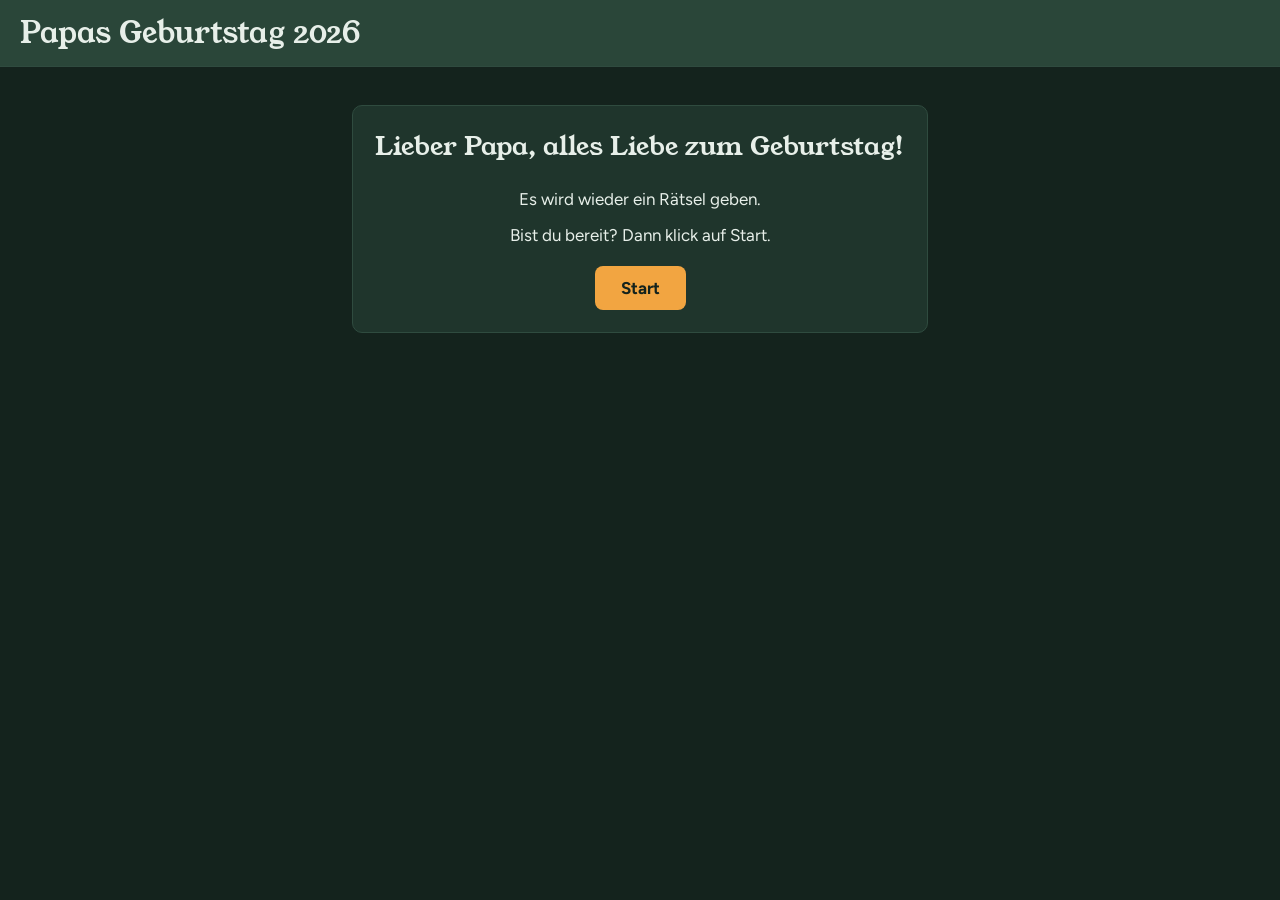
<file: index.html>
<!DOCTYPE html>
<html lang="de">

<head>
    <meta charset="UTF-8">
    <title>Papas Geburtstag - Startseite</title>
    <link rel="stylesheet" href="style.css">
</head>

<body>

    <header>
        <h1>Papas Geburtstag 2026</h1>
    </header>

    <main>

        <section class="form-mitte">

            <form action="spielseite.html">

                <h2>Lieber Papa, alles Liebe zum Geburtstag!</h2>

                <p>Es wird wieder ein Rätsel geben.</p>
                <p>Bist du bereit? Dann klick auf Start.</p>

                <div class="buttons">
                    <button type="submit">Start</button>
                </div>


            </form>

        </section>

    </main>

    <script src="confetti.js"></script>
</body>

</html>
</file>
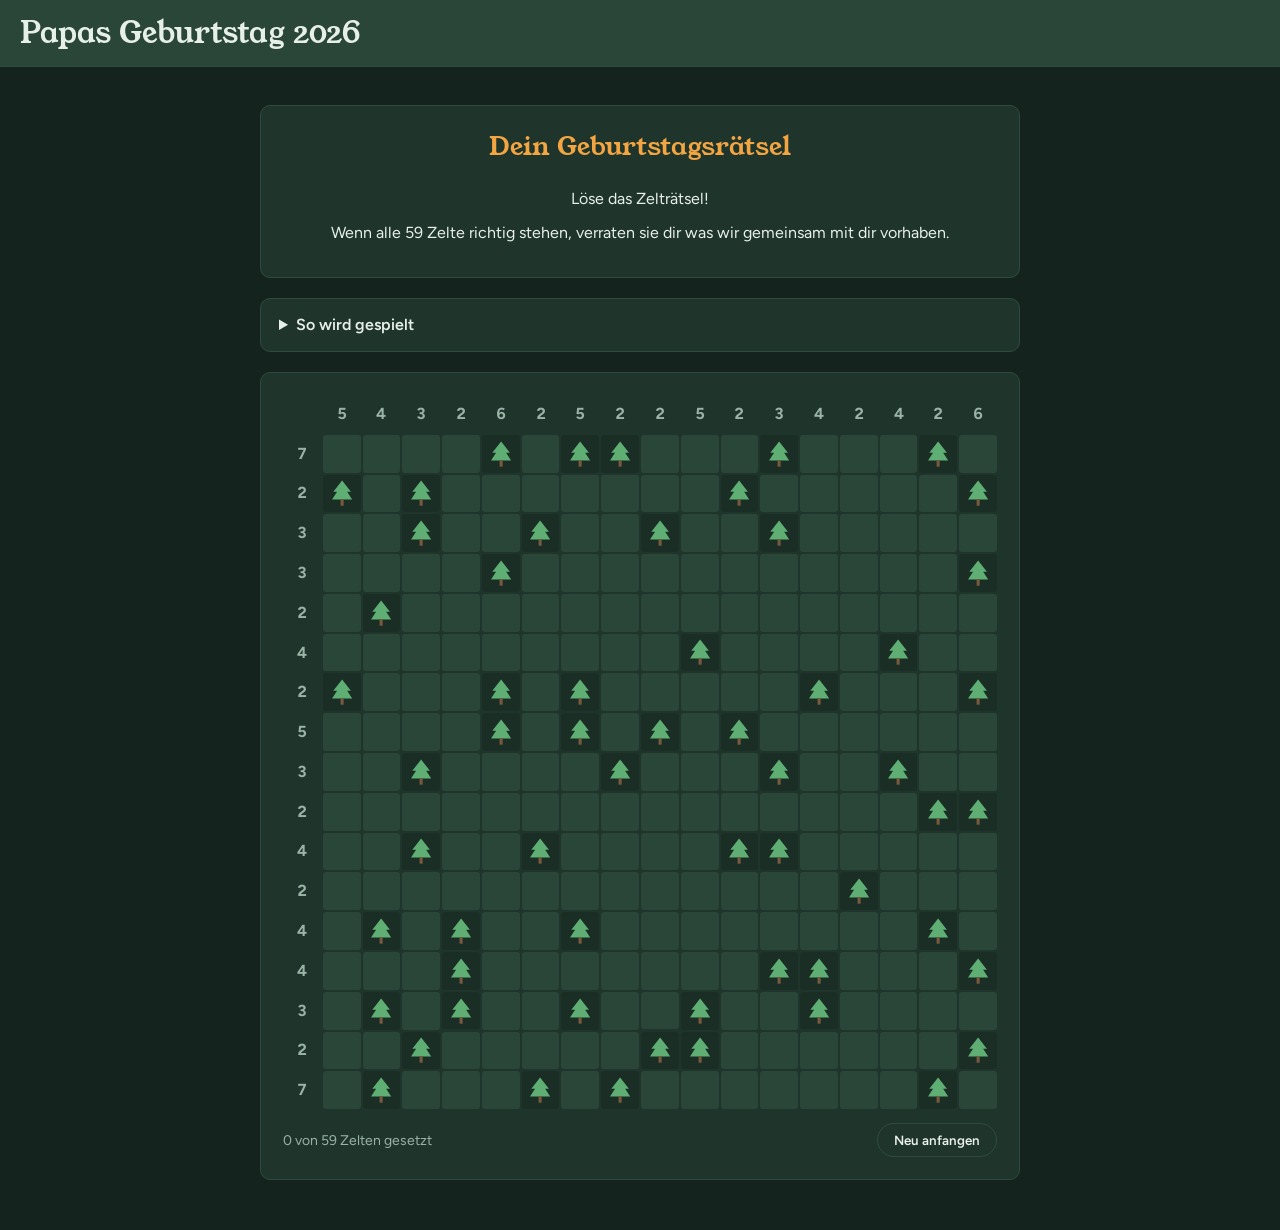
<file: spielseite.html>
<!DOCTYPE html>
<html lang="de">

<head>
    <meta charset="UTF-8">
    <meta name="viewport" content="width=device-width, initial-scale=1">
    <title>Papas Geburtstag - Rätsel</title>
    <link rel="stylesheet" href="style.css">
</head>

<body>

    <header>
        <h1>Papas Geburtstag 2026</h1>
    </header>

    <main>

        <section>

            <h2 class="titel">Dein Geburtstagsrätsel</h2>

            <p>Löse das Zelträtsel!</p>
            <p>Wenn alle 59 Zelte richtig stehen, verraten sie dir was wir gemeinsam mit dir vorhaben.</p>

        </section>

        <details class="regeln">
            <summary>So wird gespielt</summary>
            <ul>
                <li><b>Jeder Baum bekommt genau ein Zelt</b>, direkt daneben: oben, unten, links oder rechts.</li>
                <li><b>Zelte berühren sich nie</b>, auch nicht schräg.</li>
                <li><b>Die Zahlen am Rand</b> sagen, wie viele Zelte in der Zeile oder Spalte stehen.</li>
                <li>Antippen: einmal Zelt, zweimal Wiese (Punkt als Merkhilfe), dreimal wieder leer.</li>
                <li>Dein Fortschritt bleibt auf diesem Gerät gespeichert. Du kannst jederzeit aufhören und später
                    weitermachen.</li>

            </ul>
        </details>

        <section>

            <div class="spielfeld" id="spielfeld"></div>

            <div class="leiste">
                <span class="status" id="status"></span>
                <button class="knopf-rand" id="neustart" type="button">Neu anfangen</button>
            </div>

        </section>

        <section class="aufloesung" id="aufloesung" hidden>
            <h2>Trag den Satz ein</h2>
            <p>Lies die Buchstaben auf den Zelten Zeile für Zeile und tippe sie hier ein. Jedes richtige Wort wird grün.
            </p>
            <div class="woerter" id="woerter"></div>
        </section>

    </main>

    <div class="popup hidden" id="popup">
        <div class="popup-box">
            <h2>Alle Zelte stehen!</h2>
            <p>Lies die Buchstaben auf den Zelten Zeile für Zeile und trage die Buchstaben unten ein.</p>
            <button type="button" id="popupZu">Los geht's</button>
        </div>
    </div>

    <div class="popup hidden" id="popupGeschenk">
        <div class="popup-box">
            <h2>Geschafft!</h2>
            <p>Dein Geschenk:</p>
            <p class="geschenk">Wandern durch den Harz mit Übernachtung im Schlosshotel Ballenstedt</p>
            <p>Pack die Wanderschuhe ein, wir fahren zusammen weg!</p>
            <button type="button" id="geschenkZu">Schließen</button>
        </div>
    </div>

    <script src="spiel.js"></script>

</body>

</html>
</file>
<file: style.css>
@import url("https://fonts.googleapis.com/css2?family=Young+Serif&family=Figtree:wght@400;600;700&display=swap");

/* ========== FARBEN & SCHRIFTEN: Harzer Fichtenwald bei Nacht ========== */
:root {
    --nacht: #14231d;
    --moos: #1f352c;
    --moos-hell: #2a4639;
    --baumfeld: #1a2e25;
    --linie: #2f4b3f;
    --tanne: #5fae74;
    --stamm: #7a5a3c;
    --zelt: #f2a541;
    --zelt-hell: #f6bb66;
    --nebel: #e7efe9;
    --blass: #9bb3a6;
    --fehler: #e5675b;
    --richtig: #8fd6a0;
    --schrift-titel: "Young Serif", Georgia, serif;
    --schrift-text: "Figtree", Arial, sans-serif;
}

/* ========== GRUNDGERÜST (Startseite + Spielseite) ========== */
[hidden] {
    display: none !important;
}

body {
    margin: 0;
    font-family: var(--schrift-text);
    line-height: 1.5;
    background: var(--nacht);
    color: var(--nebel);
}

p {
    margin: 0 0 10px;
}

h2 {
    margin: 0 0 22px;
    font: 400 26px var(--schrift-titel);
}

header {
    position: fixed;
    top: 0;
    left: 0;
    right: 0;
    z-index: 1000;
    padding: 12px 20px;
    background: var(--moos-hell);
    border-bottom: 1px solid var(--linie);
}

header h1 {
    margin: 0;
    font: 400 30px var(--schrift-titel);
}

main {
    max-width: 760px;
    margin: 95px auto 40px;
    padding: 10px 16px;
    display: flex;
    flex-direction: column;
    gap: 20px;
}

section {
    padding: 22px;
    text-align: center;
    background: var(--moos);
    border: 1px solid var(--linie);
    border-radius: 10px;
}

.form-mitte {
    max-width: 650px;
    margin: 0 auto;
}

.form-mitte p {
    font-size: 17px;
}

.titel {
    color: var(--zelt);
}

/* Buttons */
button {
    border: none;
    cursor: pointer;
    font-family: inherit;
}

button:focus-visible {
    outline: 2px solid var(--nebel);
    outline-offset: 2px;
}

.buttons {
    display: flex;
    justify-content: center;
    margin-top: 18px;
}

.buttons button,
.popup-box button {
    padding: 12px 26px;
    border-radius: 8px;
    font-size: 17px;
    font-weight: bold;
    background: var(--zelt);
    color: var(--nacht);
}

.buttons button:hover,
.popup-box button:hover {
    background: var(--zelt-hell);
}

.knopf-rand {
    padding: 8px 16px;
    border-radius: 999px;
    font-weight: 600;
    background: transparent;
    color: var(--nebel);
    border: 1px solid var(--linie);
}

/* ========== RÄTSELTEXT MIT DEN KLEINEN ZAHLEN ========== */
.raetsel-text .eyebrow {
    margin: 0;
    font-size: clamp(16px, 3.6vw, 20px);
    font-weight: 700;
    line-height: 2.2;
    letter-spacing: .14em;
    word-spacing: .3em;
    text-transform: uppercase;
    color: var(--zelt);
}

.raetsel-text .titel {
    margin: 0 0 6px;
    font-size: clamp(30px, 7vw, 48px);
    line-height: 1.4;
    word-spacing: .3em;
}

.raetsel-text .lead {
    margin: 0;
    font-size: clamp(20px, 4.6vw, 27px);
    line-height: 1.65;
    word-spacing: .25em;
    transition: line-height 1s ease;
}

ruby {
    ruby-position: under;
    -webkit-ruby-position: after;
    padding: 0 .02em;
}

rt {
    padding: 0 .06em;
    font: 600 .4em/1.1 var(--schrift-text);
    letter-spacing: -.02em;
    text-transform: none;
    color: var(--blass);
    transition: font-size 1.2s ease, opacity .8s ease, padding 1.2s ease;
}

.raetsel-text .titel rt {
    font-size: .27em;
}

.mk {
    position: relative;
}

/* Zahlen verschwinden in den Buchstaben */
.zahlen-weg rt {
    font-size: 0 !important;
    opacity: 0;
    padding: 0;
}

.zahlen-weg .lead {
    line-height: 1.5;
}

.zahlen-weg .mk {
    cursor: pointer;
    text-decoration: underline dotted var(--zelt) 2px;
    text-underline-offset: 5px;
}

/* Zahl beim Antippen kurz zeigen */
.zahlen-weg .mk.zeigen::after {
    content: attr(data-n);
    position: absolute;
    left: 50%;
    top: 100%;
    z-index: 5;
    transform: translateX(-50%);
    margin-top: 4px;
    padding: 2px 7px;
    border-radius: 6px;
    background: var(--zelt);
    color: var(--nacht);
    font: 700 14px/1.4 var(--schrift-text);
    letter-spacing: 0;
    text-transform: none;
    white-space: nowrap;
}

/* Regeln */
.regeln {
    padding: 14px 18px;
    background: var(--moos);
    border: 1px solid var(--linie);
    border-radius: 10px;
}

.regeln summary {
    cursor: pointer;
    font-weight: 600;
}

.regeln ul {
    margin: 10px 0 0;
    padding-left: 20px;
    display: flex;
    flex-direction: column;
    gap: 6px;
    color: var(--blass);
}

.regeln b {
    color: var(--nebel);
}

/* ========== SPIELFELD ========== */
.spielfeld {
    display: grid;
    grid-template-columns: repeat(18, minmax(0, 1fr));
    gap: 2px;
    user-select: none;
    -webkit-user-select: none;
    touch-action: manipulation;
}

.zahl {
    aspect-ratio: 1;
    display: flex;
    align-items: center;
    justify-content: center;
    font-weight: 700;
    font-size: clamp(10px, 2.4vw, 16px);
    font-variant-numeric: tabular-nums;
    color: var(--blass);
}

.zahl.passt {
    color: var(--richtig);
}

.zahl.zuviel {
    color: var(--fehler);
}

.feld {
    position: relative;
    aspect-ratio: 1;
    min-width: 0;
    padding: 0;
    display: flex;
    align-items: center;
    justify-content: center;
    border-radius: 3px;
    background: var(--moos-hell);
    color: inherit;
}

.feld.baum {
    background: var(--baumfeld);
    cursor: default;
}

.feld svg {
    width: 80%;
    height: 80%;
}

.feld.wiese::after {
    content: "";
    width: 22%;
    height: 22%;
    border-radius: 50%;
    background: var(--tanne);
}

.feld.konflikt {
    box-shadow: inset 0 0 0 2px var(--fehler);
}

.zeltbuchstabe {
    position: absolute;
    inset: 0;
    display: flex;
    align-items: center;
    justify-content: center;
    font-family: var(--schrift-titel);
    font-size: clamp(11px, 2.8vw, 20px);
    color: var(--nacht);
    opacity: 0;
    transform: scale(.4);
    transition: opacity .4s, transform .4s;
}

.geloest .feld.zelt {
    background: var(--zelt);
}

.geloest .feld.zelt svg {
    opacity: 0;
}

.geloest .zeltbuchstabe {
    opacity: 1;
    transform: none;
}

.leiste {
    display: flex;
    flex-wrap: wrap;
    align-items: center;
    gap: 10px;
    margin-top: 14px;
}

.status {
    flex: 1;
    min-width: 0;
    text-align: left;
    font-size: 14px;
    color: var(--blass);
}

/* ========== AUFLÖSUNG / WORTRÄTSEL ========== */
.aufloesung {
    scroll-margin-top: 90px;
    display: flex;
    flex-direction: column;
    gap: 16px;
}

.aufloesung h2,
.aufloesung p {
    margin: 0;
}

.aufloesung p {
    color: var(--blass);
}

.streifen,
.vorrat {
    display: flex;
    flex-wrap: wrap;
    justify-content: center;
    max-width: 640px;
    margin: 0 auto;
}

.streifen {
    gap: 3px;
}

.vorrat {
    gap: 6px;
}

.streifen span {
    width: clamp(18px, 4.6vw, 26px);
    aspect-ratio: 1;
    display: flex;
    align-items: center;
    justify-content: center;
    border-radius: 4px;
    background: var(--zelt);
    color: var(--nacht);
    font-family: var(--schrift-titel);
    font-size: clamp(12px, 3.4vw, 17px);
}

.woerter {
    display: flex;
    flex-wrap: wrap;
    justify-content: center;
    gap: 14px 22px;
}

.wort {
    display: flex;
    flex-wrap: wrap;
    justify-content: center;
    gap: 4px;
}

.kaestchen {
    width: clamp(24px, 6.4vw, 36px);
    aspect-ratio: 1;
    padding: 0;
    display: flex;
    align-items: center;
    justify-content: center;
    border-radius: 5px;
    border: 2px dashed var(--linie);
    background: transparent;
    color: var(--nacht);
    font-family: var(--schrift-titel);
    font-size: clamp(14px, 4vw, 22px);
}

.kaestchen.voll {
    background: var(--zelt);
    border: 2px solid var(--zelt);
}

.kaestchen.ausgewaehlt {
    border: 2px solid var(--zelt);
    box-shadow: 0 0 0 2px var(--zelt);
}

.wort.richtig .kaestchen {
    background: var(--richtig);
    border-color: var(--richtig);
    cursor: default;
}

input.kaestchen {
    text-align: center;
    text-transform: uppercase;
    color: var(--nebel);
    caret-color: var(--zelt);
}

input.kaestchen:focus {
    outline: none;
    border: 2px solid var(--zelt);
}

input.kaestchen.voll {
    color: var(--nacht);
}

.woerter.falsch {
    animation: wackeln .4s;
}

@keyframes wackeln {
    25% {
        transform: translateX(-6px);
    }

    75% {
        transform: translateX(6px);
    }
}

.buchstabe {
    width: clamp(30px, 8vw, 40px);
    aspect-ratio: 1;
    padding: 0;
    border-radius: 50%;
    border: 1px solid var(--zelt);
    background: transparent;
    color: var(--zelt);
    font-family: var(--schrift-titel);
    font-size: clamp(15px, 4.4vw, 21px);
}

.buchstabe:disabled {
    opacity: .18;
    cursor: default;
}

/* ========== POPUP & KONFETTI ========== */
.popup {
    position: fixed;
    inset: 0;
    z-index: 3000;
    display: flex;
    justify-content: center;
    align-items: center;
    background: rgba(10, 18, 14, .75);
}

.popup.hidden {
    display: none;
}

.popup-box {
    width: 90%;
    max-width: 480px;
    padding: 35px 28px;
    text-align: center;
    background: var(--moos);
    border: 2px solid var(--linie);
    border-radius: 18px;
    box-shadow: 0 15px 35px rgba(0, 0, 0, .4);
}

.popup-box h2 {
    margin-bottom: 10px;
    color: var(--zelt);
}

.popup-box p {
    margin: 10px 0;
    font-size: 18px;
}

.popup-box .geschenk {
    margin: 15px 0;
    font-family: var(--schrift-titel);
    font-size: clamp(22px, 5vw, 30px);
    line-height: 1.3;
}

.popup-box button {
    margin-top: 20px;
}

.confetti {
    position: fixed;
    top: -20px;
    z-index: 4000;
    pointer-events: none;
    animation-name: fall;
    animation-timing-function: linear;
}

@keyframes fall {
    from {
        transform: translateY(0) rotate(0);
        opacity: 1;
    }

    to {
        transform: translateY(110vh) rotate(720deg);
        opacity: 0;
    }
}

/* ========== WENIGER BEWEGUNG & HANDY ========== */
@media (prefers-reduced-motion: reduce) {

    rt,
    .raetsel-text .lead,
    .zeltbuchstabe {
        transition: none;
    }

    .woerter.falsch {
        animation: none;
    }
}

@media (max-width: 700px) {
    main {
        margin-top: 85px;
    }

    header h1 {
        font-size: 24px;
    }

    section {
        padding: 16px 12px;
    }
}
</file>
